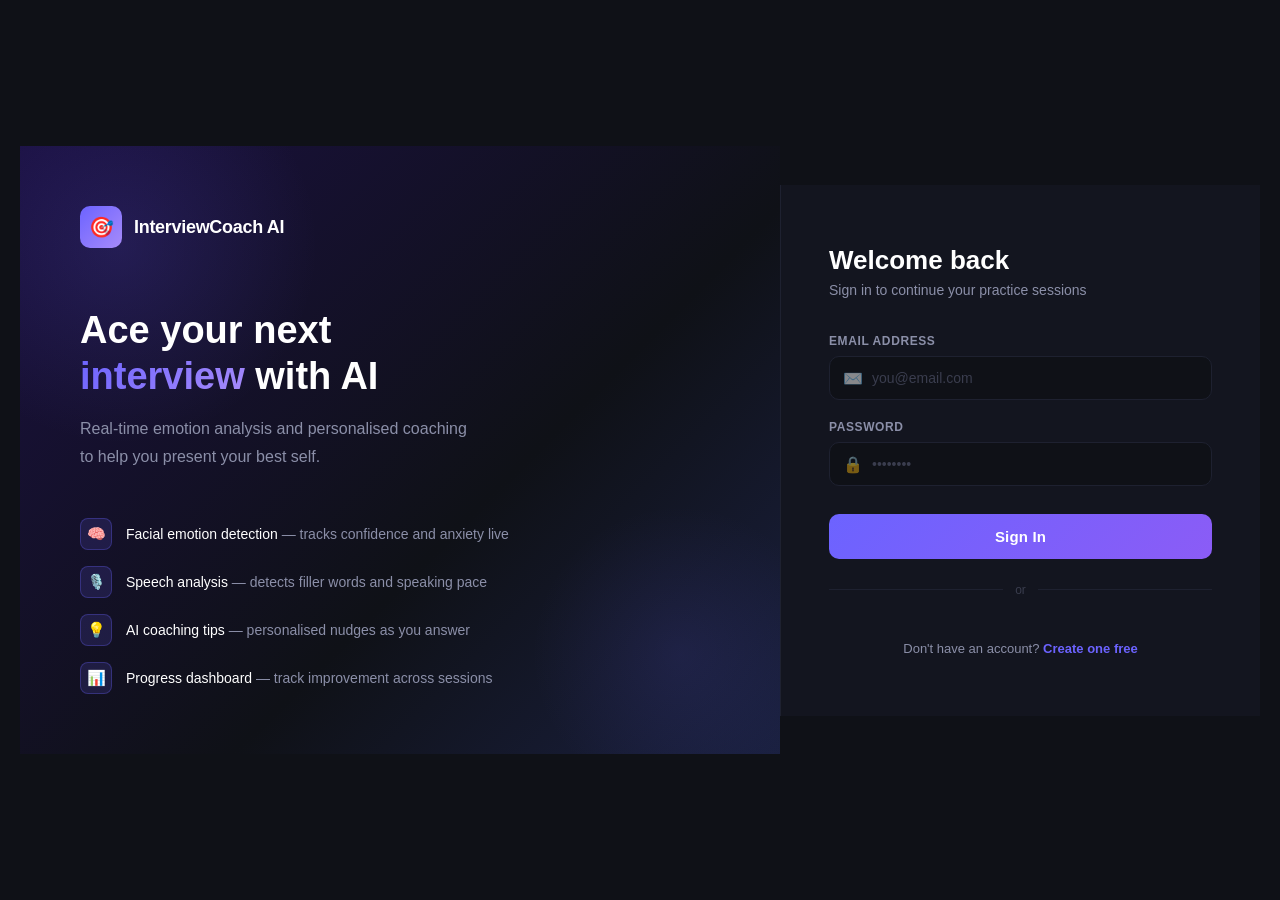
<file: templates/index.html>
<!DOCTYPE html>
<html lang="en">
<head>
  <meta charset="UTF-8">
  <meta name="viewport" content="width=device-width, initial-scale=1.0">
  <title>Interview Coach — Login</title>
  <link rel="stylesheet" href="/static/css/style.css">
  <style>
    .auth-container {
      display: flex;
      min-height: 100vh;
    }

    /* Left branding panel */
    .auth-left {
      flex: 1;
      background: linear-gradient(135deg, #1a1040 0%, #0f1117 60%, #1a2040 100%);
      display: flex;
      flex-direction: column;
      justify-content: center;
      padding: 60px;
      position: relative;
      overflow: hidden;
    }

    .auth-left::before {
      content: '';
      position: absolute;
      width: 400px;
      height: 400px;
      background: radial-gradient(circle, rgba(108,99,255,0.15) 0%, transparent 70%);
      top: -100px;
      left: -100px;
      border-radius: 50%;
    }

    .auth-left::after {
      content: '';
      position: absolute;
      width: 300px;
      height: 300px;
      background: radial-gradient(circle, rgba(108,99,255,0.1) 0%, transparent 70%);
      bottom: -50px;
      right: -50px;
      border-radius: 50%;
    }

    .brand-logo {
      display: flex;
      align-items: center;
      gap: 12px;
      margin-bottom: 60px;
      position: relative;
      z-index: 1;
    }

    .brand-icon {
      width: 42px;
      height: 42px;
      background: linear-gradient(135deg, #6c63ff, #a78bfa);
      border-radius: 10px;
      display: flex;
      align-items: center;
      justify-content: center;
      font-size: 20px;
    }

    .brand-name {
      font-size: 18px;
      font-weight: 700;
      color: #ffffff;
      letter-spacing: -0.3px;
    }

    .auth-left h1 {
      font-size: 38px;
      font-weight: 700;
      color: #ffffff;
      line-height: 1.2;
      margin-bottom: 16px;
      position: relative;
      z-index: 1;
    }

    .auth-left h1 span {
      background: linear-gradient(135deg, #6c63ff, #a78bfa);
      -webkit-background-clip: text;
      -webkit-text-fill-color: transparent;
      background-clip: text;
    }

    .auth-left p {
      font-size: 16px;
      color: #8b8fa8;
      line-height: 1.7;
      max-width: 400px;
      position: relative;
      z-index: 1;
    }

    .feature-list {
      margin-top: 48px;
      display: flex;
      flex-direction: column;
      gap: 16px;
      position: relative;
      z-index: 1;
    }

    .feature-item {
      display: flex;
      align-items: center;
      gap: 14px;
    }

    .feature-dot {
      width: 32px;
      height: 32px;
      background: rgba(108,99,255,0.15);
      border: 1px solid rgba(108,99,255,0.3);
      border-radius: 8px;
      display: flex;
      align-items: center;
      justify-content: center;
      font-size: 15px;
      flex-shrink: 0;
    }

    .feature-item span {
      font-size: 14px;
      color: #8b8fa8;
    }

    .feature-item span strong {
      color: #ffffff;
      font-weight: 500;
    }

    /* Right form panel */
    .auth-right {
      width: 480px;
      background: #13151f;
      display: flex;
      flex-direction: column;
      justify-content: center;
      padding: 60px 48px;
      border-left: 1px solid #1e2130;
    }

    .auth-right h2 {
      font-size: 26px;
      font-weight: 700;
      color: #ffffff;
      margin-bottom: 6px;
    }

    .auth-right > p {
      font-size: 14px;
      color: #8b8fa8;
      margin-bottom: 36px;
    }

    .form-group {
      margin-bottom: 20px;
    }

    .form-group label {
      display: block;
      font-size: 12px;
      font-weight: 600;
      color: #8b8fa8;
      letter-spacing: 0.05em;
      text-transform: uppercase;
      margin-bottom: 8px;
    }

    .input-wrap {
      position: relative;
    }

    .input-icon {
      position: absolute;
      left: 14px;
      top: 50%;
      transform: translateY(-50%);
      font-size: 16px;
      opacity: 0.5;
    }

    .form-group input {
      width: 100%;
      background: #0f1117;
      border: 1px solid #1e2130;
      border-radius: 10px;
      padding: 13px 16px 13px 42px;
      color: #ffffff;
      font-size: 14px;
      outline: none;
      transition: border-color 0.2s, box-shadow 0.2s;
    }

    .form-group input:focus {
      border-color: #6c63ff;
      box-shadow: 0 0 0 3px rgba(108,99,255,0.1);
    }

    .form-group input::placeholder { color: #3a3d4e; }

    .btn-primary {
      width: 100%;
      background: linear-gradient(135deg, #6c63ff, #8b5cf6);
      color: #ffffff;
      border: none;
      border-radius: 10px;
      padding: 14px;
      font-size: 15px;
      font-weight: 600;
      cursor: pointer;
      transition: opacity 0.2s, transform 0.1s;
      margin-top: 8px;
      letter-spacing: 0.01em;
    }

    .btn-primary:hover   { opacity: 0.9; }
    .btn-primary:active  { transform: scale(0.99); }

    .btn-primary.loading {
      opacity: 0.7;
      cursor: not-allowed;
    }

    .divider {
      display: flex;
      align-items: center;
      gap: 12px;
      margin: 24px 0;
    }

    .divider hr {
      flex: 1;
      border: none;
      border-top: 1px solid #1e2130;
    }

    .divider span {
      font-size: 12px;
      color: #3a3d4e;
    }

    .auth-switch {
      text-align: center;
      font-size: 13px;
      color: #8b8fa8;
    }

    .auth-switch a {
      color: #6c63ff;
      text-decoration: none;
      font-weight: 600;
    }

    .auth-switch a:hover { text-decoration: underline; }

    .error-msg {
      background: rgba(255,68,68,0.08);
      border: 1px solid rgba(255,68,68,0.25);
      color: #ff6b6b;
      border-radius: 8px;
      padding: 11px 14px;
      font-size: 13px;
      margin-bottom: 20px;
      display: none;
      align-items: center;
      gap: 8px;
    }

    /* Hide left panel on small screens */
    @media (max-width: 900px) {
      .auth-left  { display: none; }
      .auth-right { width: 100%; padding: 40px 24px; }
    }

    @media (max-width: 480px) {
      .auth-right { padding: 32px 20px; }
      .auth-right h2 { font-size: 22px; }
      .form-group input { padding: 11px 14px 11px 38px; }
      .btn-primary { padding: 12px; font-size: 14px; }
    }
  </style>
</head>
<body>

<div class="auth-container">

  <!-- Left branding -->
  <div class="auth-left">
    <div class="brand-logo">
      <div class="brand-icon">🎯</div>
      <span class="brand-name">InterviewCoach AI</span>
    </div>

    <h1>Ace your next<br><span>interview</span> with AI</h1>
    <p>Real-time emotion analysis and personalised coaching to help you present your best self.</p>

    <div class="feature-list">
      <div class="feature-item">
        <div class="feature-dot">🧠</div>
        <span><strong>Facial emotion detection</strong> — tracks confidence and anxiety live</span>
      </div>
      <div class="feature-item">
        <div class="feature-dot">🎙️</div>
        <span><strong>Speech analysis</strong> — detects filler words and speaking pace</span>
      </div>
      <div class="feature-item">
        <div class="feature-dot">💡</div>
        <span><strong>AI coaching tips</strong> — personalised nudges as you answer</span>
      </div>
      <div class="feature-item">
        <div class="feature-dot">📊</div>
        <span><strong>Progress dashboard</strong> — track improvement across sessions</span>
      </div>
    </div>
  </div>

  <!-- Right form -->
  <div class="auth-right">
    <h2>Welcome back</h2>
    <p>Sign in to continue your practice sessions</p>

    <div class="error-msg" id="error-msg">⚠️ <span id="error-text"></span></div>

    <div class="form-group">
      <label>Email address</label>
      <div class="input-wrap">
        <span class="input-icon">✉️</span>
        <input type="email" id="email" placeholder="you@email.com" autocomplete="email">
      </div>
    </div>

    <div class="form-group">
      <label>Password</label>
      <div class="input-wrap">
        <span class="input-icon">🔒</span>
        <input type="password" id="password" placeholder="••••••••" autocomplete="current-password">
      </div>
    </div>

    <button class="btn-primary" id="login-btn" onclick="login()">Sign In</button>

    <div class="divider">
      <hr><span>or</span><hr>
    </div>

    <div class="auth-switch">
      Don't have an account? <a href="/register">Create one free</a>
    </div>
  </div>

</div>

<script>
async function login() {
  const email    = document.getElementById('email').value.trim();
  const password = document.getElementById('password').value.trim();
  const btn      = document.getElementById('login-btn');

  if (!email || !password) { showError('Please fill in all fields'); return; }

  btn.textContent = 'Signing in...';
  btn.classList.add('loading');

  try {
    const res  = await fetch('http://127.0.0.1:5000/login', {
      method: 'POST',
      headers: { 'Content-Type': 'application/json' },
      credentials: 'include',
      body: JSON.stringify({ email, password })
    });
    const data = await res.json();

    if (res.ok) {
      localStorage.setItem('user_id',   data.user_id);
      localStorage.setItem('user_name', data.name);
      window.location.href = '/dashboard';
    } else {
      showError(data.error || 'Login failed');
    }
  } catch {
    showError('Cannot connect to server. Is Flask running?');
  } finally {
    btn.textContent = 'Sign In';
    btn.classList.remove('loading');
  }
}

function showError(msg) {
  const box  = document.getElementById('error-msg');
  document.getElementById('error-text').textContent = msg;
  box.style.display = 'flex';
}

document.addEventListener('keydown', e => { if (e.key === 'Enter') login(); });
</script>

</body>
</html>
</file>
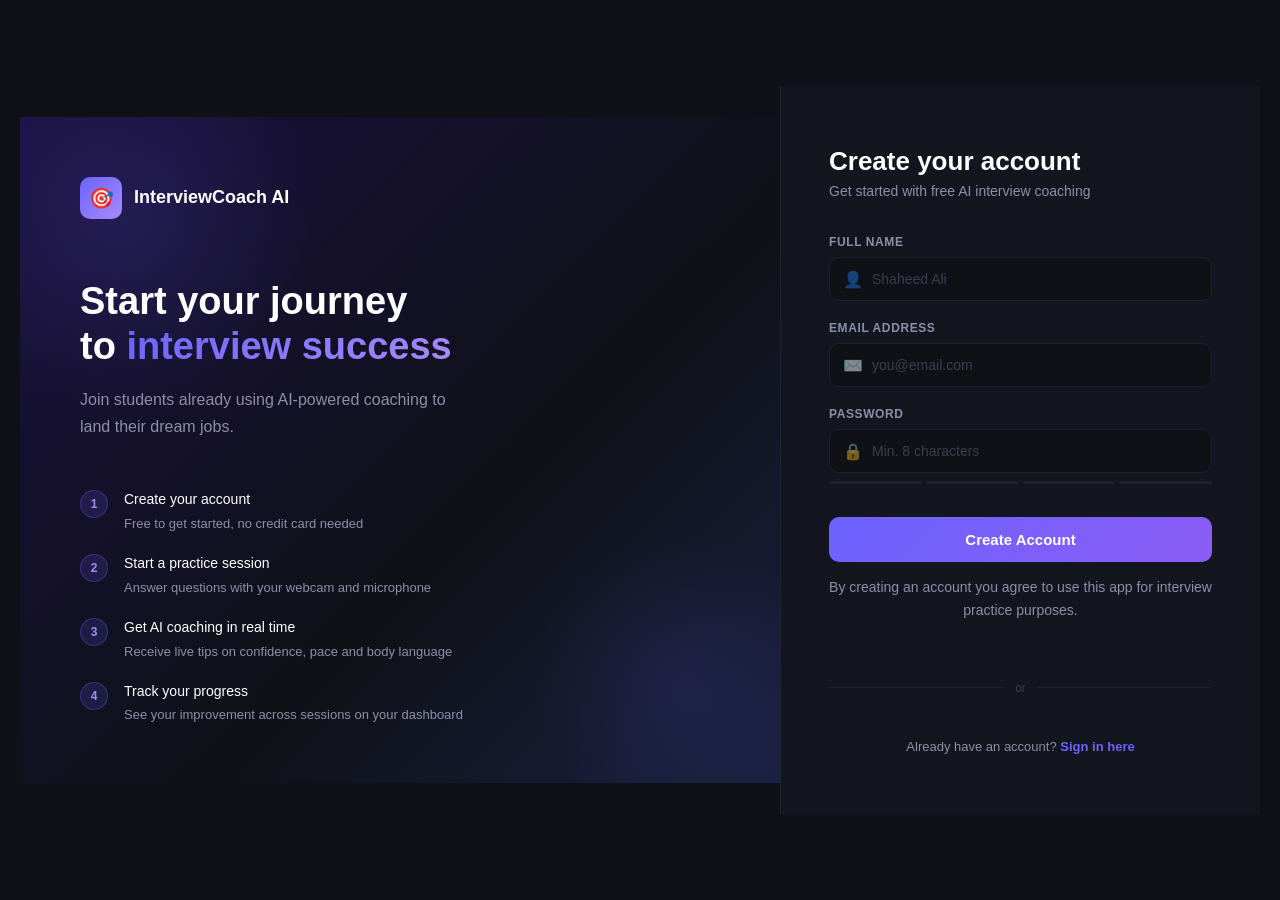
<file: templates/register.html>
<!DOCTYPE html>
<html lang="en">
<head>
  <meta charset="UTF-8">
  <meta name="viewport" content="width=device-width, initial-scale=1.0">
  <title>Interview Coach — Register</title>
  <link rel="stylesheet" href="/static/css/style.css">
  <style>
    .auth-container {
      display: flex;
      min-height: 100vh;
    }

    .auth-left {
      flex: 1;
      background: linear-gradient(135deg, #1a1040 0%, #0f1117 60%, #1a2040 100%);
      display: flex;
      flex-direction: column;
      justify-content: center;
      padding: 60px;
      position: relative;
      overflow: hidden;
    }

    .auth-left::before {
      content: '';
      position: absolute;
      width: 400px; height: 400px;
      background: radial-gradient(circle, rgba(108,99,255,0.15) 0%, transparent 70%);
      top: -100px; left: -100px;
      border-radius: 50%;
    }

    .auth-left::after {
      content: '';
      position: absolute;
      width: 300px; height: 300px;
      background: radial-gradient(circle, rgba(108,99,255,0.1) 0%, transparent 70%);
      bottom: -50px; right: -50px;
      border-radius: 50%;
    }

    .brand-logo {
      display: flex;
      align-items: center;
      gap: 12px;
      margin-bottom: 60px;
      position: relative;
      z-index: 1;
    }

    .brand-icon {
      width: 42px; height: 42px;
      background: linear-gradient(135deg, #6c63ff, #a78bfa);
      border-radius: 10px;
      display: flex;
      align-items: center;
      justify-content: center;
      font-size: 20px;
    }

    .brand-name {
      font-size: 18px;
      font-weight: 700;
      color: #ffffff;
    }

    .auth-left h1 {
      font-size: 38px;
      font-weight: 700;
      color: #ffffff;
      line-height: 1.2;
      margin-bottom: 16px;
      position: relative;
      z-index: 1;
    }

    .auth-left h1 span {
      background: linear-gradient(135deg, #6c63ff, #a78bfa);
      -webkit-background-clip: text;
      -webkit-text-fill-color: transparent;
      background-clip: text;
    }

    .auth-left p {
      font-size: 16px;
      color: #8b8fa8;
      line-height: 1.7;
      max-width: 400px;
      position: relative;
      z-index: 1;
    }

    .steps-list {
      margin-top: 48px;
      display: flex;
      flex-direction: column;
      gap: 20px;
      position: relative;
      z-index: 1;
    }

    .step-item {
      display: flex;
      align-items: flex-start;
      gap: 16px;
    }

    .step-num {
      width: 28px; height: 28px;
      background: rgba(108,99,255,0.15);
      border: 1px solid rgba(108,99,255,0.3);
      border-radius: 50%;
      display: flex;
      align-items: center;
      justify-content: center;
      font-size: 12px;
      font-weight: 700;
      color: #a78bfa;
      flex-shrink: 0;
      margin-top: 2px;
    }

    .step-item div p {
      font-size: 14px;
      color: #ffffff;
      font-weight: 500;
      margin-bottom: 2px;
    }

    .step-item div span {
      font-size: 13px;
      color: #8b8fa8;
    }

    .auth-right {
      width: 480px;
      background: #13151f;
      display: flex;
      flex-direction: column;
      justify-content: center;
      padding: 60px 48px;
      border-left: 1px solid #1e2130;
    }

    .auth-right h2 {
      font-size: 26px;
      font-weight: 700;
      color: #ffffff;
      margin-bottom: 6px;
    }

    .auth-right > p {
      font-size: 14px;
      color: #8b8fa8;
      margin-bottom: 36px;
    }

    .form-group { margin-bottom: 20px; }

    .form-group label {
      display: block;
      font-size: 12px;
      font-weight: 600;
      color: #8b8fa8;
      letter-spacing: 0.05em;
      text-transform: uppercase;
      margin-bottom: 8px;
    }

    .input-wrap { position: relative; }

    .input-icon {
      position: absolute;
      left: 14px;
      top: 50%;
      transform: translateY(-50%);
      font-size: 16px;
      opacity: 0.5;
    }

    .form-group input {
      width: 100%;
      background: #0f1117;
      border: 1px solid #1e2130;
      border-radius: 10px;
      padding: 13px 16px 13px 42px;
      color: #ffffff;
      font-size: 14px;
      outline: none;
      transition: border-color 0.2s, box-shadow 0.2s;
    }

    .form-group input:focus {
      border-color: #6c63ff;
      box-shadow: 0 0 0 3px rgba(108,99,255,0.1);
    }

    .form-group input::placeholder { color: #3a3d4e; }

    .password-strength {
      margin-top: 8px;
      display: flex;
      gap: 4px;
    }

    .strength-bar {
      flex: 1;
      height: 3px;
      background: #1e2130;
      border-radius: 2px;
      transition: background 0.3s;
    }

    .strength-label {
      font-size: 11px;
      color: #8b8fa8;
      margin-top: 5px;
    }

    .btn-primary {
      width: 100%;
      background: linear-gradient(135deg, #6c63ff, #8b5cf6);
      color: #ffffff;
      border: none;
      border-radius: 10px;
      padding: 14px;
      font-size: 15px;
      font-weight: 600;
      cursor: pointer;
      transition: opacity 0.2s, transform 0.1s;
      margin-top: 8px;
    }

    .btn-primary:hover  { opacity: 0.9; }
    .btn-primary:active { transform: scale(0.99); }
    .btn-primary.loading { opacity: 0.7; cursor: not-allowed; }

    .terms {
      font-size: 12px;
      color: #8b8fa8;
      text-align: center;
      margin-top: 14px;
      line-height: 1.6;
    }

    .divider {
      display: flex;
      align-items: center;
      gap: 12px;
      margin: 24px 0;
    }

    .divider hr { flex: 1; border: none; border-top: 1px solid #1e2130; }
    .divider span { font-size: 12px; color: #3a3d4e; }

    .auth-switch {
      text-align: center;
      font-size: 13px;
      color: #8b8fa8;
    }

    .auth-switch a {
      color: #6c63ff;
      text-decoration: none;
      font-weight: 600;
    }

    .auth-switch a:hover { text-decoration: underline; }

    .error-msg {
      background: rgba(255,68,68,0.08);
      border: 1px solid rgba(255,68,68,0.25);
      color: #ff6b6b;
      border-radius: 8px;
      padding: 11px 14px;
      font-size: 13px;
      margin-bottom: 20px;
      display: none;
      align-items: center;
      gap: 8px;
    }

    .success-msg {
      background: rgba(76,175,80,0.08);
      border: 1px solid rgba(76,175,80,0.25);
      color: #4caf50;
      border-radius: 8px;
      padding: 11px 14px;
      font-size: 13px;
      margin-bottom: 20px;
      display: none;
      align-items: center;
      gap: 8px;
    }

    @media (max-width: 900px) {
      .auth-left  { display: none; }
      .auth-right { width: 100%; padding: 40px 24px; }
    }

    @media (max-width: 480px) {
      .auth-right  { padding: 32px 20px; }
      .auth-right h2 { font-size: 22px; }
      .form-group input { padding: 11px 14px 11px 38px; }
      .btn-primary { padding: 12px; font-size: 14px; }
      .password-strength { gap: 3px; }
    }
  </style>
</head>
<body>

<div class="auth-container">

  <!-- Left branding -->
  <div class="auth-left">
    <div class="brand-logo">
      <div class="brand-icon">🎯</div>
      <span class="brand-name">InterviewCoach AI</span>
    </div>

    <h1>Start your journey<br>to <span>interview success</span></h1>
    <p>Join students already using AI-powered coaching to land their dream jobs.</p>

    <div class="steps-list">
      <div class="step-item">
        <div class="step-num">1</div>
        <div>
          <p>Create your account</p>
          <span>Free to get started, no credit card needed</span>
        </div>
      </div>
      <div class="step-item">
        <div class="step-num">2</div>
        <div>
          <p>Start a practice session</p>
          <span>Answer questions with your webcam and microphone</span>
        </div>
      </div>
      <div class="step-item">
        <div class="step-num">3</div>
        <div>
          <p>Get AI coaching in real time</p>
          <span>Receive live tips on confidence, pace and body language</span>
        </div>
      </div>
      <div class="step-item">
        <div class="step-num">4</div>
        <div>
          <p>Track your progress</p>
          <span>See your improvement across sessions on your dashboard</span>
        </div>
      </div>
    </div>
  </div>

  <!-- Right form -->
  <div class="auth-right">
    <h2>Create your account</h2>
    <p>Get started with free AI interview coaching</p>

    <div class="error-msg"   id="error-msg">⚠️ <span id="error-text"></span></div>
    <div class="success-msg" id="success-msg">✅ <span id="success-text"></span></div>

    <div class="form-group">
      <label>Full name</label>
      <div class="input-wrap">
        <span class="input-icon">👤</span>
        <input type="text" id="name" placeholder="Shaheed Ali" autocomplete="name">
      </div>
    </div>

    <div class="form-group">
      <label>Email address</label>
      <div class="input-wrap">
        <span class="input-icon">✉️</span>
        <input type="email" id="email" placeholder="you@email.com" autocomplete="email">
      </div>
    </div>

    <div class="form-group">
      <label>Password</label>
      <div class="input-wrap">
        <span class="input-icon">🔒</span>
        <input type="password" id="password" placeholder="Min. 8 characters"
               autocomplete="new-password" oninput="checkStrength(this.value)">
      </div>
      <div class="password-strength">
        <div class="strength-bar" id="bar1"></div>
        <div class="strength-bar" id="bar2"></div>
        <div class="strength-bar" id="bar3"></div>
        <div class="strength-bar" id="bar4"></div>
      </div>
      <div class="strength-label" id="strength-label"></div>
    </div>

    <button class="btn-primary" id="register-btn" onclick="register()">
      Create Account
    </button>

    <p class="terms">
      By creating an account you agree to use this app for interview practice purposes.
    </p>

    <div class="divider"><hr><span>or</span><hr></div>

    <div class="auth-switch">
      Already have an account? <a href="/">Sign in here</a>
    </div>
  </div>

</div>

<script>
function checkStrength(val) {
  const bars   = [1,2,3,4].map(i => document.getElementById('bar' + i));
  const label  = document.getElementById('strength-label');
  const colors = { 1:'#ff4444', 2:'#ff9800', 3:'#6c63ff', 4:'#4caf50' };
  const labels = { 1:'Weak', 2:'Fair', 3:'Good', 4:'Strong' };

  let score = 0;
  if (val.length >= 8)              score++;
  if (/[A-Z]/.test(val))           score++;
  if (/[0-9]/.test(val))           score++;
  if (/[^A-Za-z0-9]/.test(val))    score++;

  bars.forEach((b, i) => {
    b.style.background = i < score ? colors[score] : '#1e2130';
  });
  label.textContent  = score > 0 ? labels[score] : '';
  label.style.color  = colors[score] || '#8b8fa8';
}

async function register() {
  const name     = document.getElementById('name').value.trim();
  const email    = document.getElementById('email').value.trim();
  const password = document.getElementById('password').value.trim();
  const btn      = document.getElementById('register-btn');

  if (!name || !email || !password) { showError('Please fill in all fields'); return; }
  if (password.length < 8)          { showError('Password must be at least 8 characters'); return; }

  btn.textContent = 'Creating account...';
  btn.classList.add('loading');

  try {
    const res  = await fetch('http://127.0.0.1:5000/register', {
      method: 'POST',
      headers: { 'Content-Type': 'application/json' },
      body: JSON.stringify({ name, email, password })
    });
    const data = await res.json();

    if (res.ok) {
      showSuccess('Account created! Redirecting to login...');
      setTimeout(() => window.location.href = '/', 1500);
    } else {
      showError(data.error || 'Registration failed');
    }
  } catch {
    showError('Cannot connect to server. Is Flask running?');
  } finally {
    btn.textContent = 'Create Account';
    btn.classList.remove('loading');
  }
}

function showError(msg) {
  const el = document.getElementById('error-msg');
  document.getElementById('error-text').textContent = msg;
  el.style.display = 'flex';
  document.getElementById('success-msg').style.display = 'none';
}

function showSuccess(msg) {
  const el = document.getElementById('success-msg');
  document.getElementById('success-text').textContent = msg;
  el.style.display = 'flex';
  document.getElementById('error-msg').style.display = 'none';
}

document.addEventListener('keydown', e => { if (e.key === 'Enter') register(); });
</script>

</body>
</html>
</file>
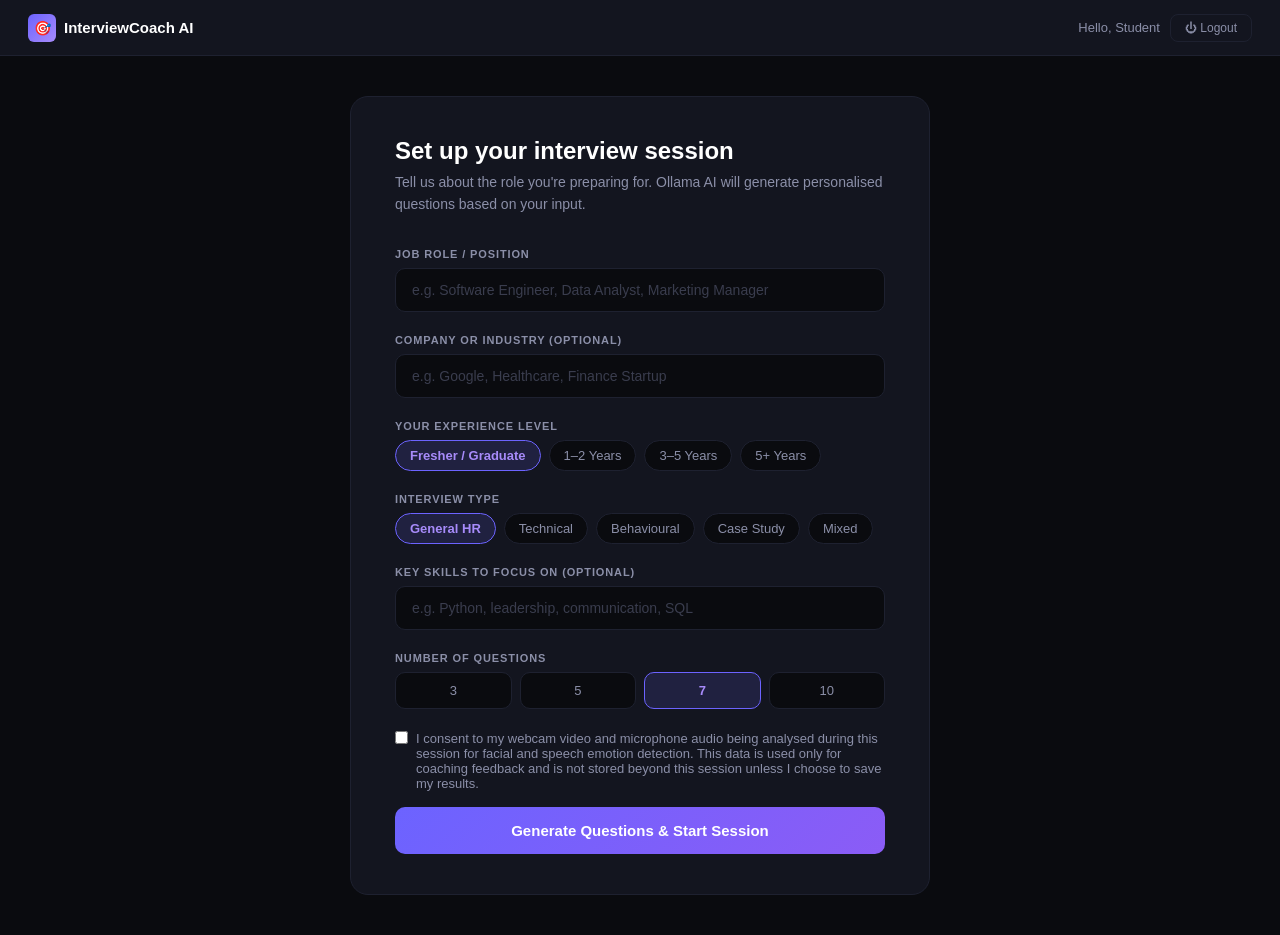
<file: templates/setup.html>
<!DOCTYPE html>
<html lang="en">
<head>
  <meta charset="UTF-8">
  <meta name="viewport" content="width=device-width, initial-scale=1.0">
  <title>Interview Coach — Session Setup</title>
  <link rel="stylesheet" href="/static/css/style.css">
  <style>
    * { margin:0; padding:0; box-sizing:border-box; }
    body {
      background: #0a0b0f;
      color: #fff;
      font-family: 'Segoe UI', sans-serif;
      min-height: 100vh;
      display: flex;
      flex-direction: column;
    }

    .setup-header {
      display: flex;
      align-items: center;
      justify-content: space-between;
      padding: 0 28px;
      height: 56px;
      background: #13151f;
      border-bottom: 1px solid #1e2130;
    }

    .logo {
      display: flex;
      align-items: center;
      gap: 8px;
      font-size: 15px;
      font-weight: 700;
    }

    .logo-icon {
      width: 28px; height: 28px;
      background: linear-gradient(135deg, #6c63ff, #a78bfa);
      border-radius: 6px;
      display: flex; align-items: center; justify-content: center;
      font-size: 14px;
    }

    .setup-body {
      flex: 1;
      display: flex;
      align-items: center;
      justify-content: center;
      padding: 40px 20px;
    }

    .setup-card {
      background: #13151f;
      border: 1px solid #1e2130;
      border-radius: 18px;
      padding: 40px 44px;
      width: 100%;
      max-width: 580px;
    }

    .setup-card h1 {
      font-size: 24px;
      font-weight: 700;
      color: #fff;
      margin-bottom: 6px;
    }

    .setup-card > p {
      font-size: 14px;
      color: #8b8fa8;
      margin-bottom: 32px;
      line-height: 1.6;
    }

    .field { margin-bottom: 22px; }

    .field label {
      display: block;
      font-size: 11px;
      font-weight: 700;
      color: #8b8fa8;
      letter-spacing: 0.08em;
      text-transform: uppercase;
      margin-bottom: 8px;
    }

    .field input,
    .field select,
    .field textarea {
      width: 100%;
      background: #0a0b0f;
      border: 1px solid #1e2130;
      border-radius: 10px;
      padding: 13px 16px;
      color: #fff;
      font-size: 14px;
      font-family: 'Segoe UI', sans-serif;
      outline: none;
      transition: border-color 0.2s, box-shadow 0.2s;
    }

    .field input:focus,
    .field select:focus,
    .field textarea:focus {
      border-color: #6c63ff;
      box-shadow: 0 0 0 3px rgba(108,99,255,0.1);
    }

    .field input::placeholder,
    .field textarea::placeholder { color: #3a3d4e; }

    .field select option { background: #13151f; }

    .field textarea { resize: vertical; min-height: 80px; line-height: 1.6; }

    .chips {
      display: flex;
      flex-wrap: wrap;
      gap: 8px;
      margin-top: 2px;
    }

    .chip {
      padding: 7px 14px;
      border-radius: 20px;
      font-size: 13px;
      border: 1px solid #1e2130;
      background: #0a0b0f;
      color: #8b8fa8;
      cursor: pointer;
      transition: all 0.2s;
      user-select: none;
    }

    .chip:hover  { border-color: #6c63ff; color: #fff; }
    .chip.active {
      background: rgba(108,99,255,0.15);
      border-color: #6c63ff;
      color: #a78bfa;
      font-weight: 600;
    }

    .q-count-row {
      display: flex;
      gap: 8px;
    }

    .q-count-chip {
      flex: 1;
      padding: 10px;
      border-radius: 10px;
      border: 1px solid #1e2130;
      background: #0a0b0f;
      color: #8b8fa8;
      font-size: 13px;
      font-weight: 500;
      text-align: center;
      cursor: pointer;
      transition: all 0.2s;
    }

    .q-count-chip:hover  { border-color: #6c63ff; color: #fff; }
    .q-count-chip.active {
      background: rgba(108,99,255,0.15);
      border-color: #6c63ff;
      color: #a78bfa;
      font-weight: 700;
    }

    .btn-start {
      width: 100%;
      background: linear-gradient(135deg, #6c63ff, #8b5cf6);
      color: #fff;
      border: none;
      border-radius: 10px;
      padding: 15px;
      font-size: 15px;
      font-weight: 600;
      cursor: pointer;
      margin-top: 8px;
      transition: opacity 0.2s, transform 0.1s;
      display: flex;
      align-items: center;
      justify-content: center;
      gap: 10px;
    }

    .btn-start:hover  { opacity: 0.9; }
    .btn-start:active { transform: scale(0.99); }
    .btn-start:disabled { opacity: 0.5; cursor: not-allowed; }

    .spinner {
      width: 16px; height: 16px;
      border: 2px solid rgba(255,255,255,0.3);
      border-top-color: #fff;
      border-radius: 50%;
      animation: spin 0.7s linear infinite;
      display: none;
    }

    @keyframes spin { to { transform: rotate(360deg); } }

    .error-box {
      background: rgba(255,68,68,0.08);
      border: 1px solid rgba(255,68,68,0.25);
      color: #ff6b6b;
      border-radius: 8px;
      padding: 12px 16px;
      font-size: 13px;
      margin-bottom: 20px;
      display: none;
    }

    .generating-box {
      background: rgba(108,99,255,0.08);
      border: 1px solid rgba(108,99,255,0.25);
      border-radius: 10px;
      padding: 16px;
      margin-top: 16px;
      display: none;
      align-items: center;
      gap: 12px;
      font-size: 13px;
      color: #a78bfa;
    }

    .generating-box .spinner { display: block; border-top-color: #a78bfa; border-color: rgba(167,139,250,0.3); }

    .header-right { display:flex; align-items:center; gap:10px; }

    .btn-logout {
      background: transparent;
      border: 1px solid #1e2130;
      color: #8b8fa8;
      border-radius: 8px;
      padding: 6px 14px;
      font-size: 12px;
      cursor: pointer;
      transition: all 0.2s;
      text-decoration: none;
      display: inline-flex;
      align-items: center;
      gap: 5px;
    }
    .btn-logout:hover { border-color: #ff4444; color: #ff6b6b; }

    @media (max-width: 640px) {
      .setup-header { padding: 0 16px; }
      .setup-body   { padding: 16px; }
      .setup-card   { padding: 24px 20px; }
      .chips        { gap: 6px; }
      .chip         { padding: 6px 12px; font-size: 12px; }
      .q-count-row  { gap: 6px; }
    }
  </style>
</head>
<body>

<header class="setup-header">
  <div class="logo">
    <div class="logo-icon">🎯</div>
    <span class="brand-name">InterviewCoach AI</span>
  </div>
  <div class="header-right">
    <span style="font-size:13px; color:#8b8fa8;" id="user-greeting"></span>
    <a href="/logout" class="btn-logout">⏻ Logout</a>
  </div>
</header>

<div class="setup-body">
  <div class="setup-card">
    <h1>Set up your interview session</h1>
    <p>Tell us about the role you're preparing for. Ollama AI will generate personalised questions based on your input.</p>

    <div class="error-box" id="error-box"></div>

    <!-- Job Role -->
    <div class="field">
      <label>Job Role / Position</label>
      <input type="text" id="job-role" placeholder="e.g. Software Engineer, Data Analyst, Marketing Manager">
    </div>

    <!-- Company / Industry -->
    <div class="field">
      <label>Company or Industry (optional)</label>
      <input type="text" id="company" placeholder="e.g. Google, Healthcare, Finance Startup">
    </div>

    <!-- Experience Level -->
    <div class="field">
      <label>Your Experience Level</label>
      <div class="chips" id="exp-chips">
        <div class="chip active" onclick="selectChip('exp', this)">Fresher / Graduate</div>
        <div class="chip" onclick="selectChip('exp', this)">1–2 Years</div>
        <div class="chip" onclick="selectChip('exp', this)">3–5 Years</div>
        <div class="chip" onclick="selectChip('exp', this)">5+ Years</div>
      </div>
    </div>

    <!-- Interview Type -->
    <div class="field">
      <label>Interview Type</label>
      <div class="chips" id="type-chips">
        <div class="chip active" onclick="selectChip('type', this)">General HR</div>
        <div class="chip" onclick="selectChip('type', this)">Technical</div>
        <div class="chip" onclick="selectChip('type', this)">Behavioural</div>
        <div class="chip" onclick="selectChip('type', this)">Case Study</div>
        <div class="chip" onclick="selectChip('type', this)">Mixed</div>
      </div>
    </div>

    <!-- Key Skills -->
    <div class="field">
      <label>Key Skills to Focus On (optional)</label>
      <input type="text" id="skills" placeholder="e.g. Python, leadership, communication, SQL">
    </div>

    <!-- Number of Questions -->
    <div class="field">
      <label>Number of Questions</label>
      <div class="q-count-row">
        <div class="q-count-chip" onclick="selectQCount(this, 3)">3</div>
        <div class="q-count-chip" onclick="selectQCount(this, 5)">5</div>
        <div class="q-count-chip active" onclick="selectQCount(this, 7)">7</div>
        <div class="q-count-chip" onclick="selectQCount(this, 10)">10</div>
      </div>
    </div>

    <label style="display:flex; gap:8px; align-items:flex-start; font-size:13px; color:#8b8fa8; margin:16px 0;">
    <input type="checkbox" id="consent-check" onchange="document.getElementById('start-btn').disabled = !this.checked">
    I consent to my webcam video and microphone audio being analysed during this session
    for facial and speech emotion detection. This data is used only for coaching feedback
    and is not stored beyond this session unless I choose to save my results.
    </label>

    <button class="btn-start" id="start-btn" onclick="generateAndStart()">
      <div class="spinner" id="btn-spinner"></div>
      <span id="btn-text">Generate Questions & Start Session</span>
    </button>

    <div class="generating-box" id="gen-box">
      <div class="spinner"></div>
      <span id="gen-status">Connecting to Ollama AI...</span>
    </div>
  </div>
</div>

<script>
  let selectedExp      = 'Fresher / Graduate';
  let selectedType     = 'General HR';
  let selectedQCount   = 7;

  document.getElementById('user-greeting').textContent =
    'Hello, ' + (localStorage.getItem('user_name') || 'Student');

  function selectChip(group, el) {
    const parent = el.parentElement;
    parent.querySelectorAll('.chip').forEach(c => c.classList.remove('active'));
    el.classList.add('active');
    if (group === 'exp')  selectedExp  = el.textContent;
    if (group === 'type') selectedType = el.textContent;
  }

  function selectQCount(el, n) {
    document.querySelectorAll('.q-count-chip').forEach(c => c.classList.remove('active'));
    el.classList.add('active');
    selectedQCount = n;
  }

  async function generateAndStart() {
    const role    = document.getElementById('job-role').value.trim();
    const company = document.getElementById('company').value.trim();
    const skills  = document.getElementById('skills').value.trim();

    if (!role) { showError('Please enter the job role you are preparing for.'); return; }

    setLoading(true);
    showGenerating('Connecting to Ollama AI...');

    try {
      const res = await fetch('/api/generate-questions', {
        method:  'POST',
        headers: { 'Content-Type': 'application/json' },
        body: JSON.stringify({
          role, company, skills,
          experience: selectedExp,
          type:       selectedType,
          count:      selectedQCount
        })
      });

      const data = await res.json();

      if (!res.ok) { showError(data.error || 'Failed to generate questions.'); setLoading(false); return; }

      // Store questions for interview page
      localStorage.setItem('interview_questions',  JSON.stringify(data.questions));
      localStorage.setItem('interview_role',       role);
      localStorage.setItem('interview_type',       selectedType);
      localStorage.setItem('interview_company',    company);
      localStorage.setItem('interview_exp',        selectedExp);
      localStorage.setItem('interview_skills',     skills);

      showGenerating(`✅ ${data.questions.length} questions ready! Starting session...`);
      setTimeout(() => { window.location.href = '/interview'; }, 1000);

    } catch (err) {
      showError('Cannot connect to server. Make sure Flask and Ollama are running.');
      setLoading(false);
    }
  }

  function setLoading(on) {
    const btn     = document.getElementById('start-btn');
    const spinner = document.getElementById('btn-spinner');
    const text    = document.getElementById('btn-text');
    btn.disabled        = on;
    spinner.style.display = on ? 'block' : 'none';
    text.textContent    = on ? 'Generating...' : 'Generate Questions & Start Session';
  }

  function showGenerating(msg) {
    const box = document.getElementById('gen-box');
    document.getElementById('gen-status').textContent = msg;
    box.style.display = 'flex';
  }

  function showError(msg) {
    const box = document.getElementById('error-box');
    box.textContent    = '⚠️ ' + msg;
    box.style.display  = 'block';
    document.getElementById('gen-box').style.display = 'none';
  }
</script>
</body>
</html>
</file>
<file: static/css/style.css>
/* ── Reset & Base ── */
* {
  margin: 0;
  padding: 0;
  box-sizing: border-box;
}

body {
  font-family: 'Segoe UI', sans-serif;
  background: #0f1117;
  color: #ffffff;
  min-height: 100vh;
}

/* ── Auth Pages (Login / Register) ── */
.auth-container {
  display: flex;
  justify-content: center;
  align-items: center;
  min-height: 100vh;
  padding: 20px;
}

.auth-card {
  background: #1a1d2e;
  border: 1px solid #2a2d3e;
  border-radius: 16px;
  padding: 40px;
  width: 100%;
  max-width: 420px;
}

.auth-card h1 {
  font-size: 24px;
  font-weight: 600;
  margin-bottom: 6px;
  color: #ffffff;
}

.auth-card p {
  color: #8b8fa8;
  font-size: 14px;
  margin-bottom: 28px;
}

.form-group {
  margin-bottom: 18px;
}

.form-group label {
  display: block;
  font-size: 13px;
  color: #8b8fa8;
  margin-bottom: 6px;
}

.form-group input {
  width: 100%;
  background: #0f1117;
  border: 1px solid #2a2d3e;
  border-radius: 8px;
  padding: 12px 16px;
  color: #ffffff;
  font-size: 14px;
  outline: none;
  transition: border-color 0.2s;
}

.form-group input:focus {
  border-color: #6c63ff;
}

.btn-primary {
  width: 100%;
  background: #6c63ff;
  color: #ffffff;
  border: none;
  border-radius: 8px;
  padding: 13px;
  font-size: 15px;
  font-weight: 500;
  cursor: pointer;
  transition: background 0.2s;
  margin-top: 6px;
}

.btn-primary:hover {
  background: #5a52d5;
}

.auth-switch {
  text-align: center;
  margin-top: 20px;
  font-size: 13px;
  color: #8b8fa8;
}

.auth-switch a {
  color: #6c63ff;
  text-decoration: none;
  font-weight: 500;
}

.error-msg {
  background: #2d1b1b;
  border: 1px solid #ff4444;
  color: #ff6b6b;
  border-radius: 8px;
  padding: 10px 14px;
  font-size: 13px;
  margin-bottom: 16px;
  display: none;
}

/* ── Interview Page ── */
.interview-layout {
  display: grid;
  grid-template-columns: 1fr 360px;
  grid-template-rows: auto 1fr;
  height: 100vh;
  gap: 0;
}

.interview-header {
  grid-column: 1 / -1;
  background: #1a1d2e;
  border-bottom: 1px solid #2a2d3e;
  padding: 14px 24px;
  display: flex;
  align-items: center;
  justify-content: space-between;
}

.interview-header h2 {
  font-size: 16px;
  font-weight: 600;
  color: #ffffff;
}

.session-badge {
  background: #1e2a1e;
  border: 1px solid #2d5a2d;
  color: #4caf50;
  font-size: 12px;
  padding: 4px 12px;
  border-radius: 20px;
  display: flex;
  align-items: center;
  gap: 6px;
}

.session-badge .dot {
  width: 6px;
  height: 6px;
  background: #4caf50;
  border-radius: 50%;
  animation: pulse 1.5s infinite;
}

@keyframes pulse {
  0%, 100% { opacity: 1; }
  50% { opacity: 0.3; }
}

/* ── Video Section ── */
.video-section {
  background: #0f1117;
  padding: 24px;
  display: flex;
  flex-direction: column;
  gap: 20px;
  overflow-y: auto;
}

.video-wrapper {
  position: relative;
  border-radius: 12px;
  overflow: hidden;
  background: #000;
  aspect-ratio: 16/9;
}

#webcam {
  width: 100%;
  height: 100%;
  object-fit: cover;
  transform: scaleX(-1);
}

#face-canvas {
  position: absolute;
  top: 0;
  left: 0;
  width: 100%;
  height: 100%;
  transform: scaleX(-1);
}

.video-overlay-stats {
  position: absolute;
  top: 12px;
  left: 12px;
  display: flex;
  flex-direction: column;
  gap: 6px;
}

.stat-pill {
  background: rgba(0,0,0,0.65);
  backdrop-filter: blur(4px);
  border-radius: 20px;
  padding: 4px 12px;
  font-size: 12px;
  color: #ffffff;
  display: flex;
  align-items: center;
  gap: 6px;
}

.stat-pill span {
  font-weight: 600;
  color: #6c63ff;
}

/* ── Question Card ── */
.question-card {
  background: #1a1d2e;
  border: 1px solid #2a2d3e;
  border-radius: 12px;
  padding: 20px 24px;
}

.question-label {
  font-size: 11px;
  color: #6c63ff;
  font-weight: 600;
  letter-spacing: 0.08em;
  text-transform: uppercase;
  margin-bottom: 10px;
}

.question-text {
  font-size: 17px;
  font-weight: 500;
  color: #ffffff;
  line-height: 1.5;
  margin-bottom: 16px;
}

.question-nav {
  display: flex;
  align-items: center;
  gap: 12px;
}

.btn-nav {
  background: #2a2d3e;
  color: #ffffff;
  border: none;
  border-radius: 8px;
  padding: 9px 18px;
  font-size: 13px;
  cursor: pointer;
  transition: background 0.2s;
}

.btn-nav:hover { background: #3a3d4e; }

.btn-end {
  background: #3d1a1a;
  color: #ff6b6b;
  border: 1px solid #5a2a2a;
  border-radius: 8px;
  padding: 9px 18px;
  font-size: 13px;
  cursor: pointer;
  margin-left: auto;
  transition: background 0.2s;
}

.btn-end:hover { background: #4d2a2a; }

.progress-bar-wrap {
  background: #2a2d3e;
  border-radius: 4px;
  height: 4px;
  margin-top: 14px;
}

.progress-bar-fill {
  background: #6c63ff;
  height: 4px;
  border-radius: 4px;
  transition: width 0.4s ease;
}

/* ── Right Panel ── */
.right-panel {
  background: #1a1d2e;
  border-left: 1px solid #2a2d3e;
  display: flex;
  flex-direction: column;
  overflow: hidden;
}

.panel-section {
  padding: 20px;
  border-bottom: 1px solid #2a2d3e;
}

.panel-title {
  font-size: 11px;
  color: #8b8fa8;
  font-weight: 600;
  letter-spacing: 0.08em;
  text-transform: uppercase;
  margin-bottom: 14px;
}

/* ── Emotion Meter ── */
.emotion-meter {
  margin-bottom: 14px;
}

.emotion-label-row {
  display: flex;
  justify-content: space-between;
  font-size: 12px;
  color: #8b8fa8;
  margin-bottom: 6px;
}

.emotion-label-row span:last-child {
  color: #ffffff;
  font-weight: 600;
}

.meter-track {
  background: #0f1117;
  border-radius: 4px;
  height: 6px;
}

.meter-fill {
  height: 6px;
  border-radius: 4px;
  transition: width 0.5s ease, background 0.5s ease;
}

/* ── Coaching Box ── */
.coaching-box {
  background: #0f1117;
  border: 1px solid #2a2d3e;
  border-radius: 10px;
  padding: 14px;
  font-size: 13px;
  color: #8b8fa8;
  line-height: 1.6;
  min-height: 80px;
  flex: 1;
  margin: 20px;
  overflow-y: auto;
}

.coaching-box.active {
  border-color: #6c63ff;
  color: #ffffff;
}

.coaching-tip {
  display: flex;
  gap: 10px;
  margin-bottom: 12px;
  padding-bottom: 12px;
  border-bottom: 1px solid #2a2d3e;
}

.coaching-tip:last-child {
  border-bottom: none;
  margin-bottom: 0;
  padding-bottom: 0;
}

.tip-icon {
  font-size: 16px;
  flex-shrink: 0;
}

/* ── Transcript ── */
.transcript-box {
  background: #0f1117;
  border: 1px solid #2a2d3e;
  border-radius: 10px;
  padding: 14px;
  font-size: 12px;
  color: #8b8fa8;
  line-height: 1.7;
  height: 120px;
  overflow-y: auto;
  margin: 0 20px 20px;
}

.filler-word {
  color: #ff9800;
  font-weight: 600;
}

/* ── Timer ── */
.timer-display {
  font-size: 28px;
  font-weight: 700;
  color: #ffffff;
  text-align: center;
  margin-bottom: 8px;
}

.timer-display.warning { color: #ff9800; }
.timer-display.danger  { color: #ff4444; }
</file>
